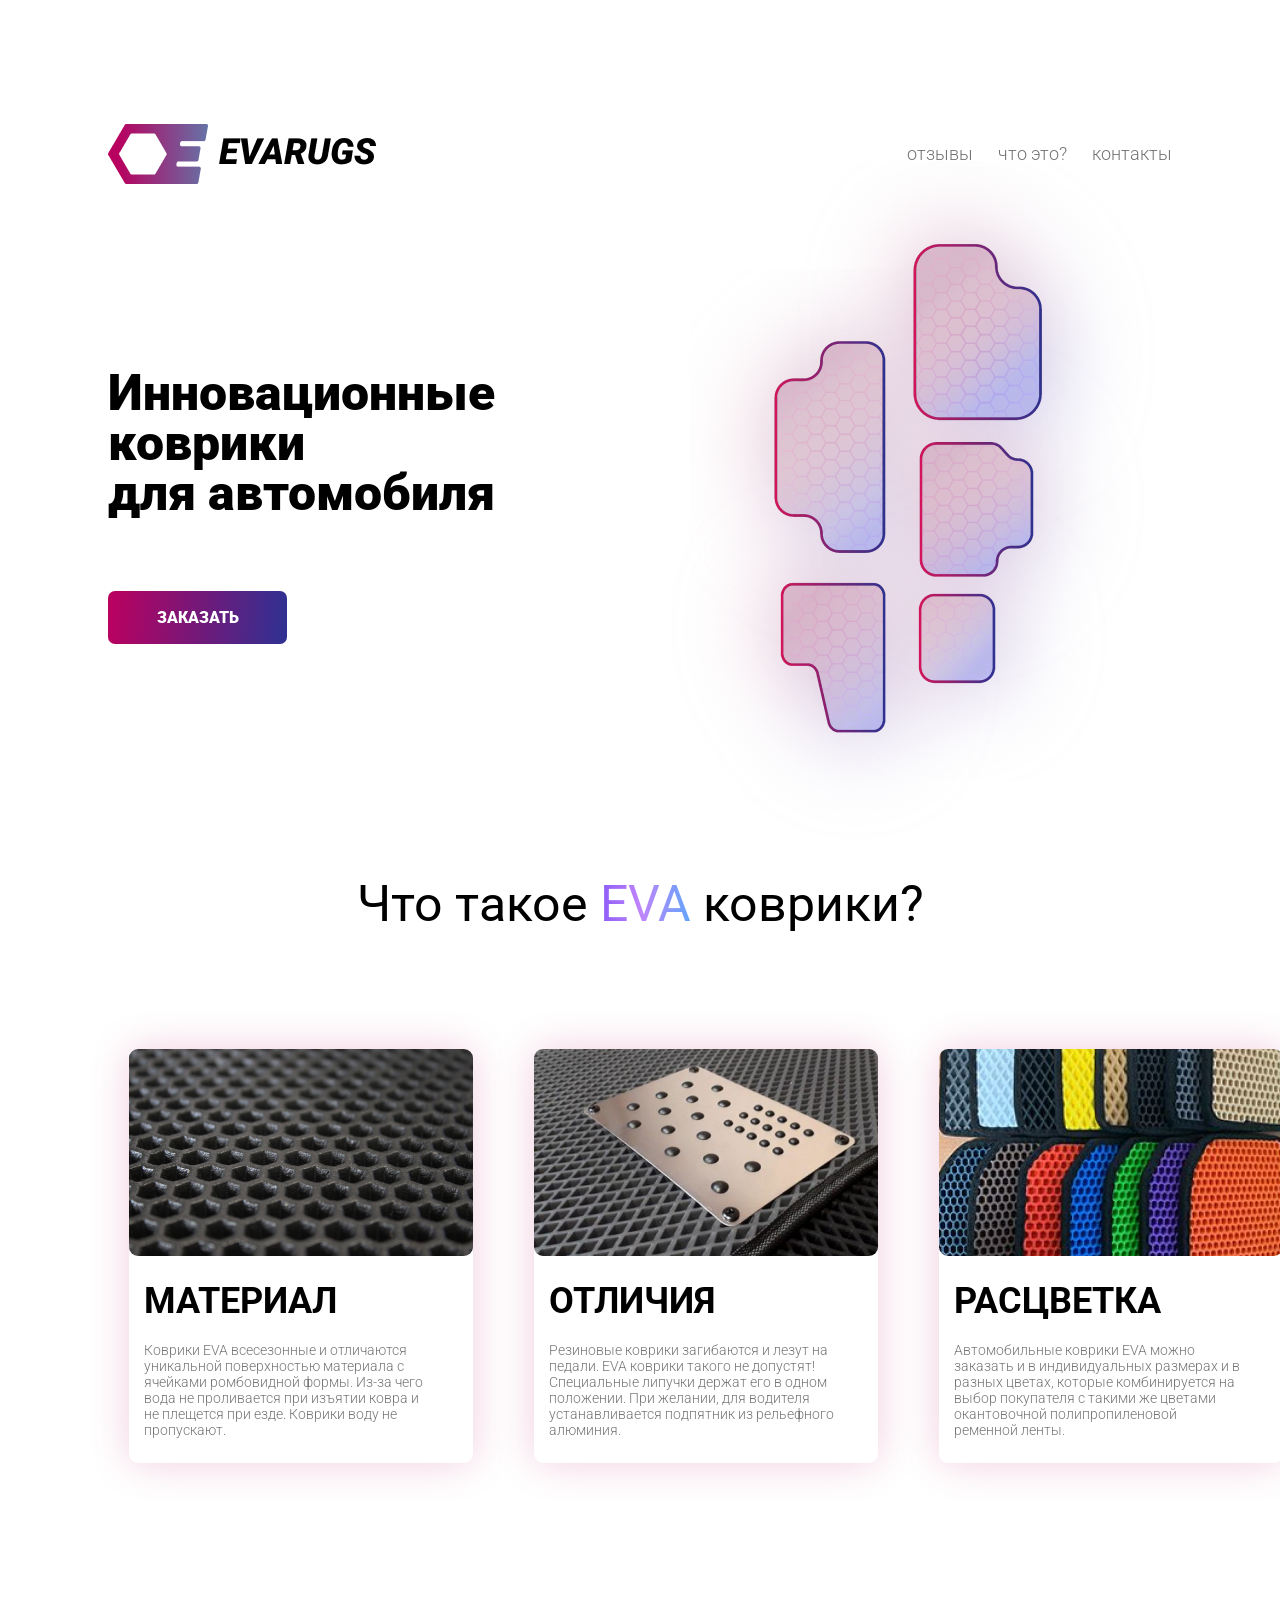
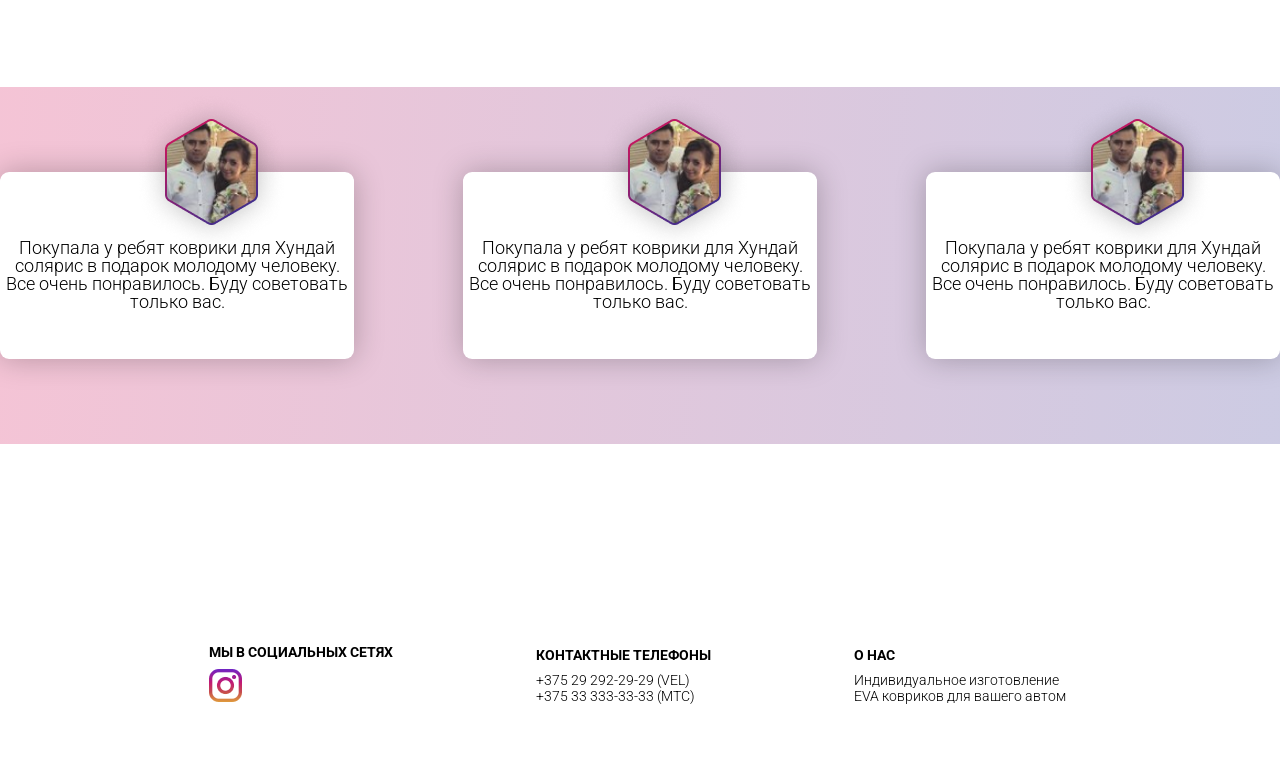
<file: index.html>
<!DOCTYPE html>
<html lang="en">

<head>
    <meta charset="UTF-8">
    <meta name="viewport" content="width=device-width, initial-scale=1.0">
    <title>Document</title>
    <link rel="stylesheet" href="style.css">
</head>

<body>
    <header class="header container">
        <nav class="header-nav">
            <img src="img/logo.png" alt="" class="logo">
            <ul>
                <li>отзывы</li>
                <li>что это?</li>
                <li>контакты</li>
            </ul>
        </nav>
        <div class="header-content">
            <div class="header-content__text">
                <h1>Инновационные коврики <br>для автомобиля</h1>
                <a href="zayavka.html"><button>ЗАКАЗАТЬ</button></a>
            </div>
            <div class="header-content__img">
                <img src="img/header img.png" alt="">
            </div>
        </div>
    </header>

    <section class="section-eva container">
        <h1 class="section-eva__h1">Что такое <span>EVA</span> коврики?</h1>
        <div class="box">
            <div class="card">
                <img src="img/1.jpg" alt="">
                <h1>МАТЕРИАЛ</h1>
                <p>Коврики EVA всесезонные и отличаются уникальной поверхностью материала с ячейками ромбовидной формы.
                    Из-за чего вода не проливается при изъятии ковра и не плещется при езде. Коврики воду не пропускают.
                </p>
            </div>

            <div class="card">
                <img src="img/2.jpg" alt="">
                <h1>ОТЛИЧИЯ</h1>
                <p>Резиновые коврики загибаются и лезут на педали. EVA коврики такого не допустят! Специальные липучки
                    держат его в одном положении. При желании, для водителя устанавливается подпятник из рельефного
                    алюминия.</p>
            </div>

            <div class="card">
                <img src="img/3.jpg" alt="">
                <h1>РАСЦВЕТКА</h1>
                <p>Автомобильные коврики EVA можно заказать и в индивидуальных размерах и в разных цветах, которые
                    комбинируется на выбор покупателя с такими же цветами окантовочной полипропиленовой ременной ленты.
                </p>
            </div>
        </div>
    </section>

    <section class="section-otziv container">
        <div class="section-otziv__card">
            <img src="img/Mask Group.png" alt="" class="position-img1">
            <img src="img/Mask Group2.png" alt="" class="position-img2">
            <h1 class="section-otziv__h1">Покупала у ребят коврики для Хундай солярис в подарок молодому человеку. Все
                очень понравилось. Буду советовать только вас.</h1>
            <h1 class="section-otziv__h1-2">Коврики супер!!! Качество на высшем уровне!!!
                Удачи и побольше заказов вам!!! Большое спасибо!</h1>
        </div>

        <div class="section-otziv__card">
            <img src="img/Mask Group.png" alt="" class="position-img1">
            <img src="img/Mask Group.png" alt="" class="position-img2">
            <h1 class="section-otziv__h1">Покупала у ребят коврики для Хундай солярис в подарок молодому человеку. Все
                очень понравилось. Буду советовать только вас.</h1>
            <h1 class="section-otziv__h1-2">Покупала у ребят коврики для Хундай солярис в подарок молодому человеку. Все
                очень понравилось. Буду советовать только вас.</h1>
        </div>

        <div class="section-otziv__card">
            <img src="img/Mask Group.png" alt="" class="position-img1">
            <img src="img/Mask Group 3.png" alt="" class="position-img2">
            <h1 class="section-otziv__h1">Покупала у ребят коврики для Хундай солярис в подарок молодому человеку. Все
                очень понравилось. Буду советовать только вас.</h1>
            <h1 class="section-otziv__h1-2">Спасибо, все приехало, поставил. Результатом доволен, в машине супер!
                Заказывал на Ниссан.</h1>
        </div>
    </section>

    <footer class="footer container">
        <table>
            <td>
                <h4>МЫ В СОЦИАЛЬНЫХ СЕТЯХ</h4>
                <img src="img/512px-Instagram.png" alt="">
            </td>

            <td>
                <h4>КОНТАКТНЫЕ ТЕЛЕФОНЫ</h4>
                <p>+375 29 292-29-29 (VEL) <br>+375 33 333-33-33 (МТС)</p>
            </td>

            <td>
                <h4>О НАС</h4>
                <p>Индивидуальное изготовление EVA ковриков для вашего автом</p>
            </td>
        </table>
    </footer>

</body>

</html>
</file>
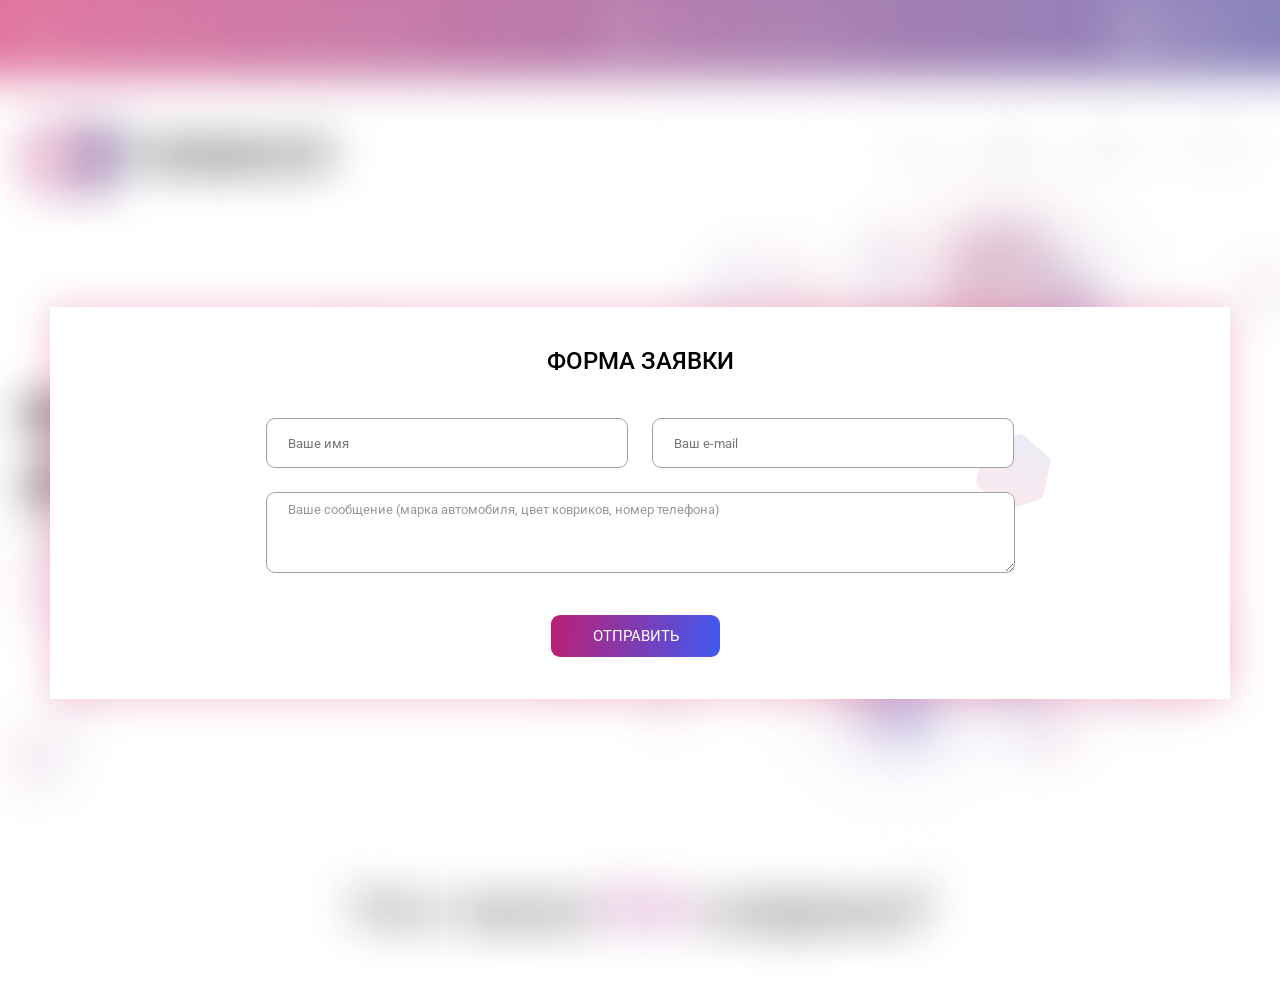
<file: zayavka.html>
<!DOCTYPE html>
<html lang="en">
<head>
    <meta charset="UTF-8">
    <meta name="viewport" content="width=device-width, initial-scale=1.0">
    <title>Document</title>
    <link rel="stylesheet" href="zayavka.css">
</head>
<body>
        <form action="" class="form">
            <h2 class="h2">ФОРМА ЗАЯВКИ</h2>
        <div class="inputs">
            <input type="text" placeholder="Ваше имя">
            <input type="email" placeholder="Ваш e-mail">
            <textarea name="" id="">Ваше сообщение (марка автомобиля, цвет ковриков, номер телефона)</textarea>
            <img src="img/Vector.svg" alt="" class="position-img">
        </div>
        <a href="index.html"><button>отправить</button></a>
            
        </form>
    
</body>
</html>
</file>
<file: style.css>
@import url('https://fonts.googleapis.com/css2?family=Roboto:ital,wght@0,100..900;1,100..900&display=swap');

*{
    margin: 0;
    padding: 0;
    box-sizing: border-box;
    list-style: none;
    font-family: "Roboto", sans-serif;
}

.container{
    margin: 0 auto;
    padding: 0 66px;
}

.header{
    max-width: 1196px;
    margin-top: 124px;
}

.header-nav{
    width: 100%;
    height: 59px;
    display: flex;
    justify-content: space-between;
    align-items: center;
}

.header-nav ul{
    display: flex;
    gap: 25px;
}

.header-nav ul li{
    font-weight: 300;
    font-size: 18px;
    line-height: 100%;
    letter-spacing: 0%;
    color: #737373;
}

.header-content{
    display: flex;
    height: 646px;
    align-items: center;
}

.header-content__text h1{
    font-weight: 900;
    font-size: 50px;
    line-height: 100%;
    letter-spacing: 0%;
}

.header-content__text button{
    width: 179px;
    height: 53px; 
    border-radius: 7px;
    background: linear-gradient(95.2deg, #B90160 2.23%, #2E3192 99.51%);
    margin-top: 73px;
    font-weight: 900;
    font-size: 16px;
    line-height: 100%;
    letter-spacing: 0%;
    color: white;
    border: none;
}

.section-eva{
    width: 1154px;
    height: 583px;
    margin-top: 50px;
}

.section-eva__h1{
    font-weight: 400;
    font-size: 50px;
    line-height: 100%;
    letter-spacing: 0%;
    text-align: center;

}

.section-eva__h1 span{
    background: linear-gradient(90deg, #8b5cf6 0%, #c084fc 45%, #60a5fa 100%);
    background-clip: text;
    color: transparent;
}


.box{
    display: flex;
    margin-top: 120px;
    gap: 61px;
}

.card{
    max-width: 344px;
    height: 414px;
    box-shadow: 0px 0px 40px 0px #B8005F33;
    border-radius: 9px;
}

.card img{
    border-radius: 9px;
}

.card h1{
    font-weight: 700;
    font-size: 36px;
    margin: 20px 15px;
}

.card p{
    width: 289px;
    margin-left: 15px;
    font-weight: 300;
    font-size: 14px;
    color: #767676;
}

.section-otziv{
    max-width: 1440px;
    height: 357px;
    background: linear-gradient(94.31deg, rgba(212, 20, 90, 0.25) 0.96%, rgba(46, 49, 146, 0.25) 104.83%);
    display: flex;
    align-items: center;
    justify-content: space-between;
    padding: 0;
    margin-top: 225px;
}

.section-otziv__card{
    max-width: 436px;
    height: 187px;
    border-radius: 9px;
    background: #FFFFFF;
    align-content: center;
    position: relative;
    box-shadow: 0px 0px 30px 0px #00000040;
}

.section-otziv__h1{
    font-weight: 300;
    font-size: 18px;
    line-height: 100%;
    letter-spacing: 0%;
    text-align: center;
    margin: 0 auto;
    width: 354px;
    margin-top: 18px;
}

.position-img1{
    position: absolute;
    top: -83px;
    left: 135px;
}

.position-img2{
    display: none;
    position: absolute;
    top: -83px;
    left: 135px;
}

.section-otziv__h1-2{
    display: none;
    font-weight: 300;
    font-size: 18px;
    line-height: 100%;
    letter-spacing: 0%;
    text-align: center;
    margin: 0 auto;
    width: 354px;
    margin-top: 18px;
}

.footer{
    max-width: 1440px;
    height: 165px;
    margin-top: 149px;
    display: flex;
    align-items: center;
}

table td{
    padding-left: 141px;
}

table td h4{
    margin-bottom: 10px;
    font-weight: 700;
    font-size: 14px;
    line-height: 100%;
    letter-spacing: 0%;
}

table td p{
    font-weight: 300;
    font-size: 14px;
    line-height: 16px;
    letter-spacing: 0%;
    max-width: 224px;
}

@media (max-width: 1264px) {
    .section-otziv{
        margin-left: 100px;
    }
}

@media (max-width: 559px) {
    .section-otziv{
        margin-left: 100px;
    }
}

@media (max-width: 991.98px) {
    .header-nav ul{
        display: none;
    }
    .header-content__img{
        margin-top: -50px;
    }
    .box{
        display: block;
    }
    .card{
        max-width: 100%;
        margin-bottom: 61px;
    }
    .card img{
        width: 100%;
        height: 189px;
    }
    .card h1{
        margin-left: 37px;
    }
    .card p{
        width: 70%;
        margin-left: 37px;
        margin-right: 56px;
    }
    .section-otziv{
        width: 100%;
        height: 948px;
        flex-direction: column;
        align-content: center;
        margin-top: 1100px;
        margin-left: 90px;
        padding: 0;

    }
    .section-otziv__card{
        max-width: 60%;
        margin: 100px auto;
    }
    .position-img1,.position-img2{
        left: 223px;
    }
    .position-img1{
        display: none;
    }
    .position-img2{
        display: block;
    }
    .section-otziv__h1{
        display: none;
    }
    .section-otziv__h1-2{
        display: block;
        width: 90%;
    }
}


@media (max-width: 767.98px) {
    .logo{
        margin-top: 125px;
        margin-left: 60%;
    }
    .header-content__img img{
        display: none;
    }
    .header-content{
        margin-right: -60%;
        background-image: url(img/подложка\ 1.png);
        background-position: center;
        background-repeat: no-repeat;
        background-size: cover;
        position: relative;
        bottom: -90px;
    }
    .header-content__text{
        margin: 0 auto;
    }
    .header-content__text h1{
        width: 394px;
        text-align: center;
    }
    .header-content__text button{
        margin-left: 100px;
    }
    .card{
        width: 364px;
        height: 423px;
        margin: 63px auto;
    }
    .section-otziv{
        width: 100%;
        height: 1248px;
        margin-left: 200px;
    }
    .section-otziv__card{
        width: 45%;
        height: 290px;
    }
    .position-img2{
        left: 105px;
    }
    table td{
        display: block;
        margin-left: 300px;
        text-align: center;
    }
}
</file>
<file: zayavka.css>
@import url('https://fonts.googleapis.com/css2?family=Roboto:ital,wght@0,100..900;1,100..900&display=swap');

:root{
    --text-color: #989898;
}

*{
    margin: 0;
    padding: 0;
    box-sizing: border-box;
    font-family: "Roboto", sans-serif;
}

body{
    max-width: 1487px;
    height: 1006px;
    margin: 0 auto;
    background-image: url(img/bg\ img.png);
    background-position: center;
    background-repeat: no-repeat;
    background-size: cover;
    display: flex;
    justify-content: center;
    align-items: center;
}

.form{
    max-width: 1180px;
    height: 392px;
    border-width: 1px;
    background-color: #fff;
    box-shadow: 0px 0px 35px 0px #D4145A40;
}

.h2{
    font-weight: 500;
    font-size: 24px;
    line-height: 100%;
    letter-spacing: 0%;
    text-align: center;
    padding-top: 42px;
}

.inputs{
    display: flex;
    justify-content: center;
    flex-wrap: wrap;
    margin-top: 45px;
    gap: 24px;
    position: relative;
}

input{
    width: 362px;
    height: 50px;
    border-width: 1px;
    border-radius: 9px;
    border: 1px solid #A1A1A1;
    padding-left: 21px;
    color: var(--text-color);
    z-index: 1;
}

textarea{
    width: 749px;
    height: 81px;
    border-width: 1px;
    border-radius: 9px;
    padding: 9px 21px;
    color: var(--text-color);
    border: 1px solid #A1A1A1;
    z-index: 1;
}

.position-img{
    position: absolute;
    left: 926px;
    top: 16px;
}

button{
    width: 169px;
    height: 42px;
    border-radius: 9px;
    background: linear-gradient(96.12deg, #D4145A -21.03%, #3D5BF5 103.56%);
    margin: 42px 501px;
    color: #FFFFFF;
    font-weight: 400;
    font-size: 15px;
    text-transform: uppercase;
    border: none;
}


@media (max-width: 991.98px) {
    .position-img{
        display: none;
    }
    .form{
        width: 635px;
        height: 401px;
        background-image: url(img/bg\ tablet.png);
    }
    .inputs{
        margin-top: 16px;
    }
    input{
        width: 432px;
        height: 41px;
    }
    textarea{
        width: 432px;
        height: 95px;
    }
    button{
        width: 137px;
        height: 34px;
        margin-top: 22px;
        position: relative;
        right: 255px;
    }
}


@media (max-width: 767.98px) {

    .h2{
        padding-top: 27px;
    }
    .form{
        width: 467px;
        height: 498px;
        border-radius: 15px;
        background-image: none;
    }
    .inputs{
        margin-top: 16px;
    }
    input{
        width: 322px;
        height: 30px;
        border-radius: 9px;
        text-align: center;
        margin-bottom: 19px;
    }
    textarea{
        width: 322px;
        height: 105px;
        border-radius: 9px;
        text-align: center;
    }
    button{
        width: 117px;
        height: 30px;
        font-size: 10px;
        margin-top: 22px;
        position: relative;
        right: 335px;
    }
}
</file>
